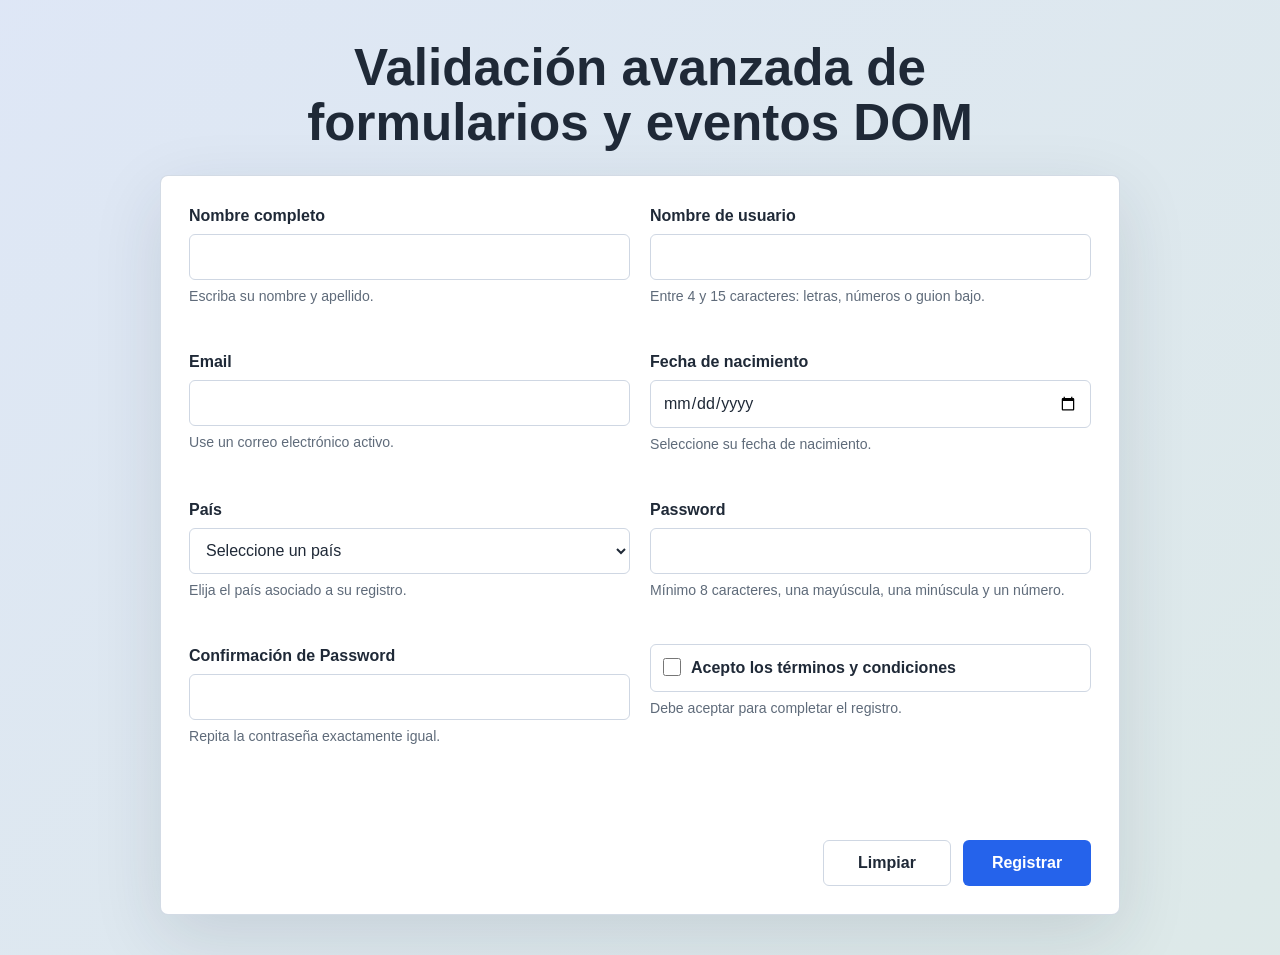
<file: index.html>
<!DOCTYPE html>
<html lang="es">
<head>
  <meta charset="UTF-8">
  <meta name="viewport" content="width=device-width, initial-scale=1.0">
  <title>Validación avanzada de formularios y eventos DOM</title>
  <head>
  <link rel="icon" href="data:,">
  </head>
  <link rel="stylesheet" href="css/styles.css">
</head>
<body>
  <main class="page">
    <section class="form-section" aria-labelledby="page-title">
      <div class="intro">
        
        <h1 id="page-title">Validación avanzada de formularios y eventos DOM</h1>
        
      </div>

      <form id="registrationForm" class="registration-form" novalidate>
        <div class="form-grid">
          <div class="form-field">
            <label for="fullName">Nombre completo</label>
            <input
              type="text"
              id="fullName"
              name="fullName"
              autocomplete="name"
              required
              minlength="3"
              aria-describedby="fullNameHelp fullNameError"
            >
            <small id="fullNameHelp" class="help-message">Escriba su nombre y apellido.</small>
            <p id="fullNameError" class="error-message" aria-live="polite"></p>
          </div>

          <div class="form-field">
            <label for="username">Nombre de usuario</label>
            <input
              type="text"
              id="username"
              name="username"
              autocomplete="username"
              required
              minlength="4"
              maxlength="15"
              pattern="^[A-Za-z0-9_]{4,15}$"
              aria-describedby="usernameHelp usernameError"
            >
            <small id="usernameHelp" class="help-message">Entre 4 y 15 caracteres: letras, números o guion bajo.</small>
            <p id="usernameError" class="error-message" aria-live="polite"></p>
          </div>

          <div class="form-field">
            <label for="email">Email</label>
            <input
              type="email"
              id="email"
              name="email"
              autocomplete="email"
              required
              aria-describedby="emailHelp emailError"
            >
            <small id="emailHelp" class="help-message">Use un correo electrónico activo.</small>
            <p id="emailError" class="error-message" aria-live="polite"></p>
          </div>

          <div class="form-field">
            <label for="birthDate">Fecha de nacimiento</label>
            <input
              type="date"
              id="birthDate"
              name="birthDate"
              required
              aria-describedby="birthDateHelp birthDateError"
            >
            <small id="birthDateHelp" class="help-message">Seleccione su fecha de nacimiento.</small>
            <p id="birthDateError" class="error-message" aria-live="polite"></p>
          </div>

          <div class="form-field">
            <label for="country">País</label>
            <select
              id="country"
              name="country"
              required
              aria-describedby="countryHelp countryError"
            >
              <option value="">Seleccione un país</option>
              <option value="Argentina">Argentina</option>
              <option value="Bolivia">Bolivia</option>
              <option value="Chile">Chile</option>
              <option value="Colombia">Colombia</option>
              <option value="Ecuador">Ecuador</option>
              <option value="México">México</option>
              <option value="Perú">Perú</option>
              <option value="Uruguay">Uruguay</option>
            </select>
            <small id="countryHelp" class="help-message">Elija el país asociado a su registro.</small>
            <p id="countryError" class="error-message" aria-live="polite"></p>
          </div>

          <div class="form-field">
            <label for="password">Password</label>
            <input
              type="password"
              id="password"
              name="password"
              autocomplete="new-password"
              required
              minlength="8"
              pattern="^(?=.*[a-z])(?=.*[A-Z])(?=.*\d).{8,}$"
              aria-describedby="passwordHelp passwordError"
            >
            <small id="passwordHelp" class="help-message">Mínimo 8 caracteres, una mayúscula, una minúscula y un número.</small>
            <p id="passwordError" class="error-message" aria-live="polite"></p>
          </div>

          <div class="form-field">
            <label for="confirmPassword">Confirmación de Password</label>
            <input
              type="password"
              id="confirmPassword"
              name="confirmPassword"
              autocomplete="new-password"
              required
              minlength="8"
              aria-describedby="confirmPasswordHelp confirmPasswordError"
            >
            <small id="confirmPasswordHelp" class="help-message">Repita la contraseña exactamente igual.</small>
            <p id="confirmPasswordError" class="error-message" aria-live="polite"></p>
          </div>

          <div class="form-field checkbox-field">
            <div class="checkbox-row">
              <input
                type="checkbox"
                id="terms"
                name="terms"
                required
                aria-describedby="termsHelp termsError"
              >
              <label for="terms">Acepto los términos y condiciones</label>
            </div>
            <small id="termsHelp" class="help-message">Debe aceptar para completar el registro.</small>
            <p id="termsError" class="error-message" aria-live="polite"></p>
          </div>
        </div>

        <div id="formStatus" class="form-status" aria-live="polite"></div>

        <div class="form-actions">
          <button type="reset" class="button button-secondary">Limpiar</button>
          <button type="submit" class="button button-primary">Registrar</button>
        </div>
      </form>
    </section>
  </main>

  <script src="js/app.js"></script>
</body>
</html>
</file>
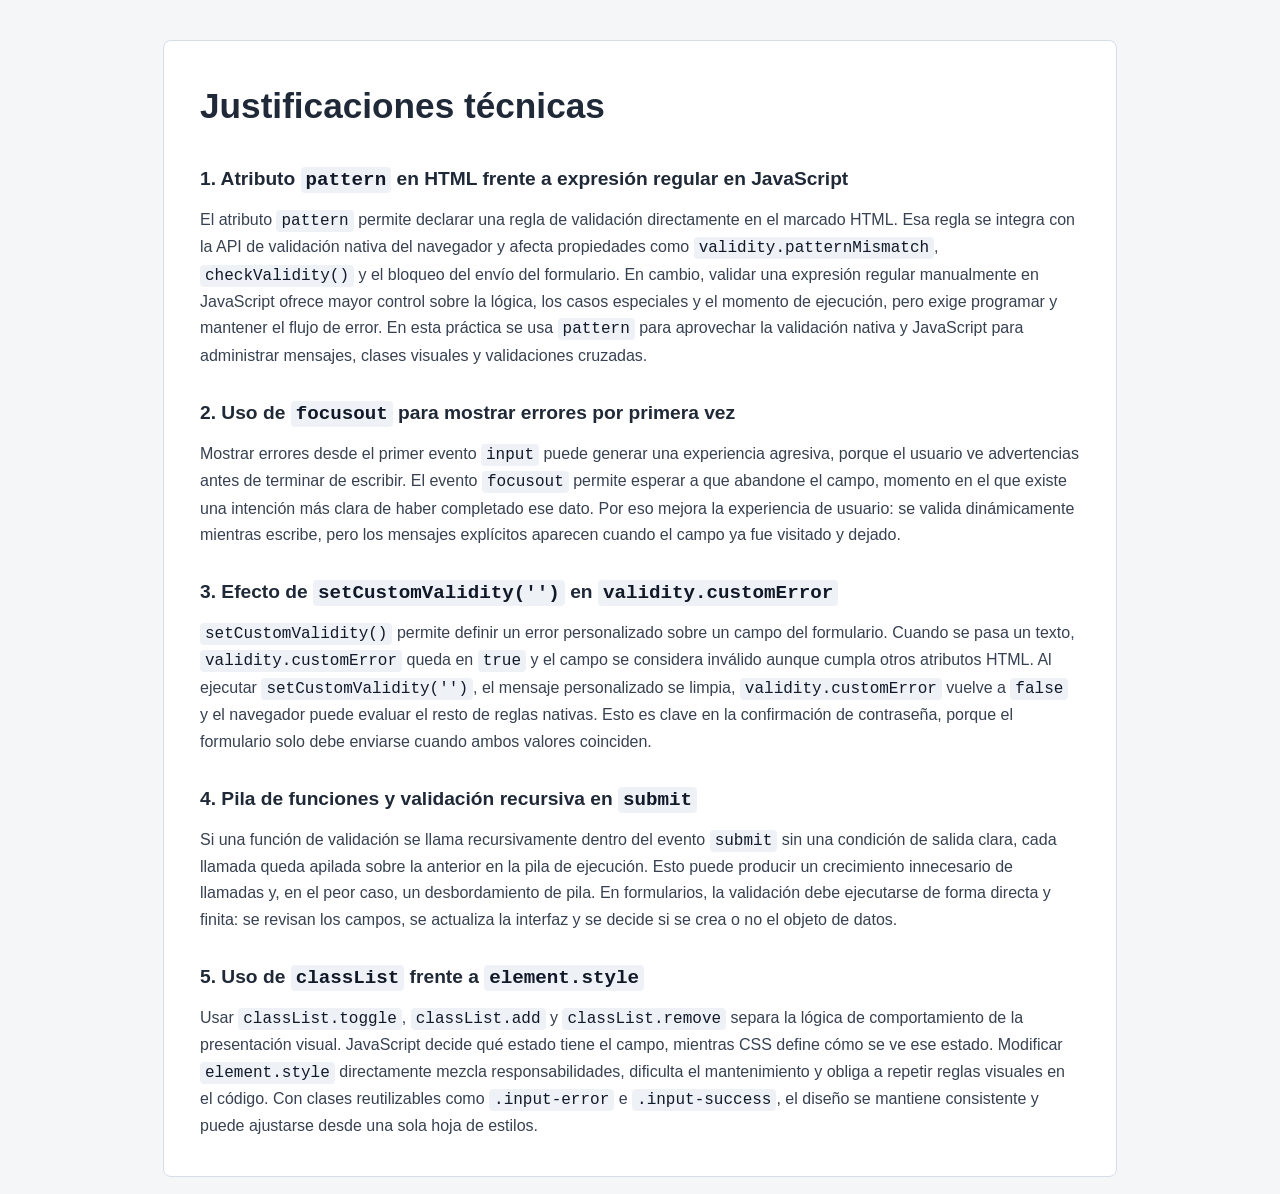
<file: docs/justificaciones.html>
<!DOCTYPE html>
<html lang="es">
<head>
  <meta charset="UTF-8">
  <meta name="viewport" content="width=device-width, initial-scale=1.0">
  <title>Justificaciones técnicas</title>
  <style>
    body {
      margin: 0;
      background: #f4f6f8;
      color: #1f2937;
      font-family: Arial, Helvetica, sans-serif;
      line-height: 1.65;
    }

    main {
      width: min(880px, calc(100% - 32px));
      margin: 40px auto;
      padding: 36px;
      border: 1px solid #d8dee8;
      border-radius: 8px;
      background: #ffffff;
    }

    h1 {
      margin: 0 0 24px;
      font-size: 2.2rem;
      letter-spacing: 0;
    }

    h2 {
      margin: 28px 0 10px;
      font-size: 1.2rem;
    }

    p {
      margin: 0;
      color: #374151;
    }

    code {
      padding: 2px 5px;
      border-radius: 4px;
      background: #eef2f7;
      color: #111827;
      font-family: Consolas, Monaco, monospace;
    }

    @media print {
      body {
        background: #ffffff;
      }

      main {
        width: 100%;
        margin: 0;
        padding: 0;
        border: 0;
      }
    }
  </style>
</head>
<body>
  <main>
    <h1>Justificaciones técnicas</h1>

    <section>
      <h2>1. Atributo <code>pattern</code> en HTML frente a expresión regular en JavaScript</h2>
      <p>
        El atributo <code>pattern</code> permite declarar una regla de validación directamente en el marcado HTML. Esa regla se integra con la API de validación nativa del navegador y afecta propiedades como <code>validity.patternMismatch</code>, <code>checkValidity()</code> y el bloqueo del envío del formulario. En cambio, validar una expresión regular manualmente en JavaScript ofrece mayor control sobre la lógica, los casos especiales y el momento de ejecución, pero exige programar y mantener el flujo de error. En esta práctica se usa <code>pattern</code> para aprovechar la validación nativa y JavaScript para administrar mensajes, clases visuales y validaciones cruzadas.
      </p>
    </section>

    <section>
      <h2>2. Uso de <code>focusout</code> para mostrar errores por primera vez</h2>
      <p>
        Mostrar errores desde el primer evento <code>input</code> puede generar una experiencia agresiva, porque el usuario ve advertencias antes de terminar de escribir. El evento <code>focusout</code> permite esperar a que abandone el campo, momento en el que existe una intención más clara de haber completado ese dato. Por eso mejora la experiencia de usuario: se valida dinámicamente mientras escribe, pero los mensajes explícitos aparecen cuando el campo ya fue visitado y dejado.
      </p>
    </section>

    <section>
      <h2>3. Efecto de <code>setCustomValidity('')</code> en <code>validity.customError</code></h2>
      <p>
        <code>setCustomValidity()</code> permite definir un error personalizado sobre un campo del formulario. Cuando se pasa un texto, <code>validity.customError</code> queda en <code>true</code> y el campo se considera inválido aunque cumpla otros atributos HTML. Al ejecutar <code>setCustomValidity('')</code>, el mensaje personalizado se limpia, <code>validity.customError</code> vuelve a <code>false</code> y el navegador puede evaluar el resto de reglas nativas. Esto es clave en la confirmación de contraseña, porque el formulario solo debe enviarse cuando ambos valores coinciden.
      </p>
    </section>

    <section>
      <h2>4. Pila de funciones y validación recursiva en <code>submit</code></h2>
      <p>
        Si una función de validación se llama recursivamente dentro del evento <code>submit</code> sin una condición de salida clara, cada llamada queda apilada sobre la anterior en la pila de ejecución. Esto puede producir un crecimiento innecesario de llamadas y, en el peor caso, un desbordamiento de pila. En formularios, la validación debe ejecutarse de forma directa y finita: se revisan los campos, se actualiza la interfaz y se decide si se crea o no el objeto de datos.
      </p>
    </section>

    <section>
      <h2>5. Uso de <code>classList</code> frente a <code>element.style</code></h2>
      <p>
        Usar <code>classList.toggle</code>, <code>classList.add</code> y <code>classList.remove</code> separa la lógica de comportamiento de la presentación visual. JavaScript decide qué estado tiene el campo, mientras CSS define cómo se ve ese estado. Modificar <code>element.style</code> directamente mezcla responsabilidades, dificulta el mantenimiento y obliga a repetir reglas visuales en el código. Con clases reutilizables como <code>.input-error</code> e <code>.input-success</code>, el diseño se mantiene consistente y puede ajustarse desde una sola hoja de estilos.
      </p>
    </section>
  </main>
</body>
</html>
</file>
<file: css/styles.css>
:root {
  --color-background: #eef2f7;
  --color-surface: #ffffff;
  --color-text: #1f2937;
  --color-muted: #5f6b7a;
  --color-border: #cfd7e3;
  --color-primary: #2563eb;
  --color-primary-dark: #1d4ed8;
  --color-error: #dc2626;
  --color-error-soft: rgba(220, 38, 38, 0.14);
  --color-success: #15803d;
  --color-success-soft: rgba(21, 128, 61, 0.14);
  --shadow-panel: 0 22px 70px rgba(31, 41, 55, 0.12);
  --radius-panel: 8px;
  --radius-control: 6px;
  --transition-base: 180ms ease;
}

* {
  box-sizing: border-box;
}

body {
  margin: 0;
  min-height: 100vh;
  background:
    linear-gradient(135deg, rgba(37, 99, 235, 0.08), rgba(21, 128, 61, 0.08)),
    var(--color-background);
  color: var(--color-text);
  font-family: Arial, Helvetica, sans-serif;
  line-height: 1.5;
}

.page {
  display: grid;
  min-height: 100vh;
  place-items: center;
  padding: 40px 18px;
}

.form-section {
  width: min(960px, 100%);
}

.intro {
  margin: 0 auto 24px;
  max-width: 760px;
  text-align: center;
}

.eyebrow {
  margin: 0 0 8px;
  color: var(--color-primary-dark);
  font-size: 0.84rem;
  font-weight: 700;
  letter-spacing: 0.08em;
  text-transform: uppercase;
}

h1 {
  margin: 0;
  font-size: clamp(2rem, 5vw, 3.2rem);
  letter-spacing: 0;
  line-height: 1.08;
}

.description {
  margin: 14px auto 0;
  max-width: 620px;
  color: var(--color-muted);
}

.registration-form {
  width: 100%;
  padding: 28px;
  border: 1px solid rgba(207, 215, 227, 0.9);
  border-radius: var(--radius-panel);
  background: var(--color-surface);
  box-shadow: var(--shadow-panel);
}

.form-grid {
  display: grid;
  grid-template-columns: repeat(2, minmax(0, 1fr));
  gap: 18px 20px;
}

.form-field {
  display: flex;
  flex-direction: column;
  min-width: 0;
}

label {
  margin-bottom: 6px;
  color: var(--color-text);
  font-weight: 700;
}

input,
select {
  width: 100%;
  min-height: 46px;
  padding: 10px 12px;
  border: 1px solid var(--color-border);
  border-radius: var(--radius-control);
  background-color: #ffffff;
  color: var(--color-text);
  font: inherit;
  transition:
    border-color var(--transition-base),
    box-shadow var(--transition-base),
    background-color var(--transition-base);
}

input:focus,
select:focus {
  border-color: var(--color-primary);
  box-shadow: 0 0 0 4px rgba(37, 99, 235, 0.14);
  outline: none;
}

select {
  cursor: pointer;
}

.help-message {
  margin-top: 6px;
  color: var(--color-muted);
  font-size: 0.88rem;
}

.error-message {
  min-height: 1.25rem;
  margin: 5px 0 0;
  color: var(--color-error);
  font-size: 0.88rem;
  font-weight: 700;
}

.input-error {
  border-color: var(--color-error);
  box-shadow: 0 0 0 4px var(--color-error-soft);
}

.input-success {
  border-color: var(--color-success);
  box-shadow: 0 0 0 4px var(--color-success-soft);
}

.checkbox-field {
  justify-content: flex-start;
}

.checkbox-row {
  display: flex;
  align-items: flex-start;
  gap: 10px;
  min-height: 46px;
  padding: 11px 12px;
  border: 1px solid var(--color-border);
  border-radius: var(--radius-control);
  transition:
    border-color var(--transition-base),
    box-shadow var(--transition-base);
}

.checkbox-row input {
  width: 18px;
  min-width: 18px;
  height: 18px;
  min-height: 18px;
  margin: 2px 0 0;
  accent-color: var(--color-primary);
}

.checkbox-row label {
  margin: 0;
  font-weight: 600;
}

.checkbox-field .input-error {
  border-color: var(--color-error);
  box-shadow: 0 0 0 4px var(--color-error-soft);
}

.checkbox-field .input-success {
  border-color: var(--color-success);
  box-shadow: 0 0 0 4px var(--color-success-soft);
}

.form-status {
  min-height: 1.5rem;
  margin-top: 20px;
  color: var(--color-success);
  font-weight: 700;
  text-align: center;
}

.form-status.status-error {
  color: var(--color-error);
}

.form-actions {
  display: flex;
  justify-content: flex-end;
  gap: 12px;
  margin-top: 24px;
}

.button {
  min-width: 128px;
  min-height: 46px;
  border: 1px solid transparent;
  border-radius: var(--radius-control);
  cursor: pointer;
  font: inherit;
  font-weight: 700;
  transition:
    background-color var(--transition-base),
    border-color var(--transition-base),
    color var(--transition-base),
    transform var(--transition-base);
}

.button:hover {
  transform: translateY(-1px);
}

.button-primary {
  background-color: var(--color-primary);
  color: #ffffff;
}

.button-primary:hover {
  background-color: var(--color-primary-dark);
}

.button-secondary {
  border-color: var(--color-border);
  background-color: #ffffff;
  color: var(--color-text);
}

.button-secondary:hover {
  border-color: var(--color-primary);
  color: var(--color-primary-dark);
}

@media (max-width: 760px) {
  .page {
    padding: 28px 14px;
  }

  .registration-form {
    padding: 22px 16px;
  }

  .form-grid {
    grid-template-columns: 1fr;
  }

  .form-actions {
    flex-direction: column-reverse;
  }

  .button {
    width: 100%;
  }
}
</file>
